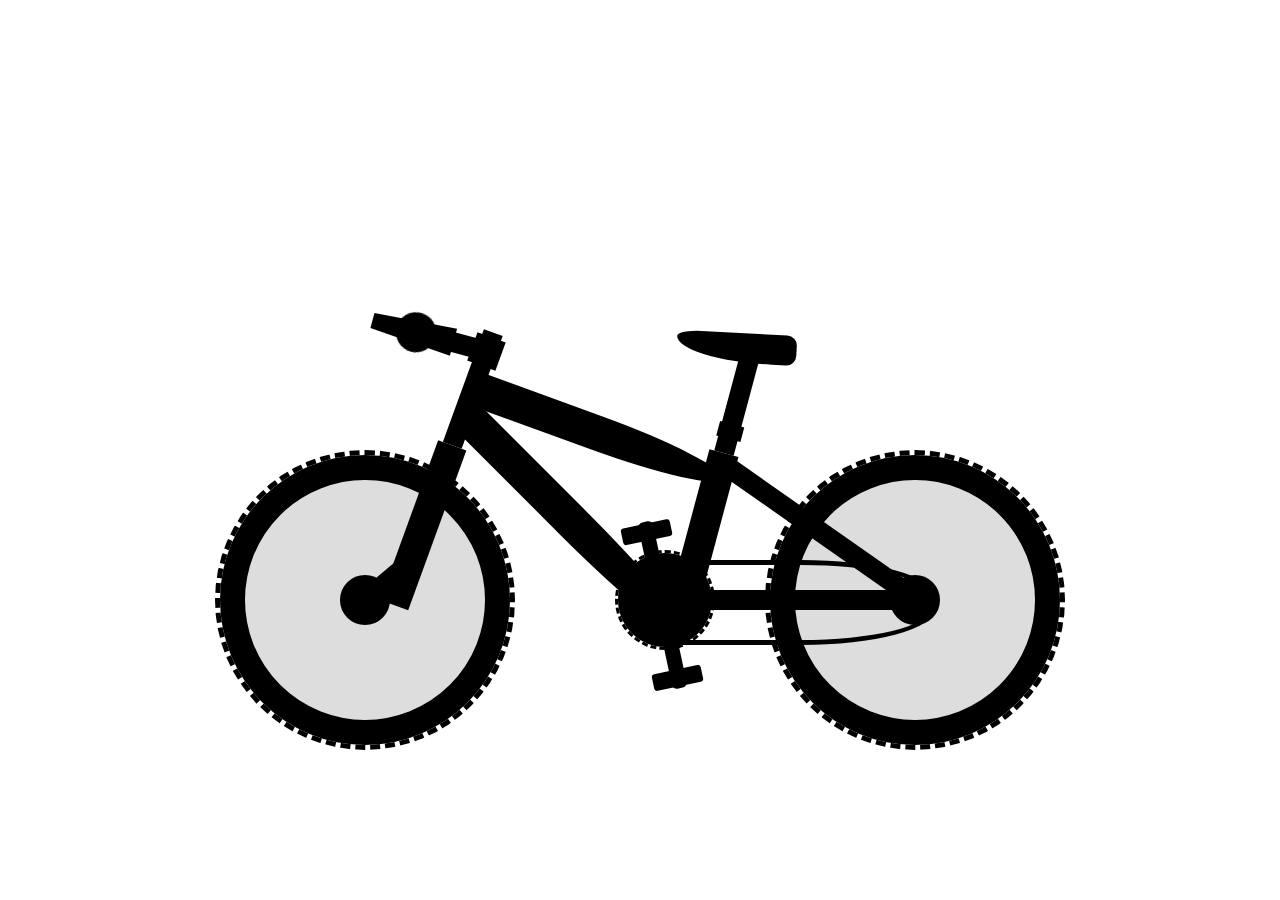
<file: Bicycle/index.html>
<!DOCTYPE html>
<html lang="en">
  <head>
    <meta charset="UTF-8" />
    <meta name="viewport" content="width=device-width, initial-scale=1.0" />
    <title>Bicycle</title>
    <link rel="stylesheet" href="style.css" />
  </head>
  <body>
    <div class="bicycle">
      <div class="wheel front-wheel"></div>
      <div class="front-fork">
        <div class="tube"></div>
      </div>

      <div class="handlebar"></div>
      <div class="crossbar"></div>
      <div class="frame-1"></div>
      <div class="frame-2"></div>
      <div class="seat-tube">
        <div class="seat"></div>
      </div>
      <div class="crank"></div>
      <div class="chain"></div>
      <div class="pedals"></div>
      <div class="back-fork"></div>
      <div class="wheel back-wheel"></div>
    </div>
  </body>
</html>
</file>
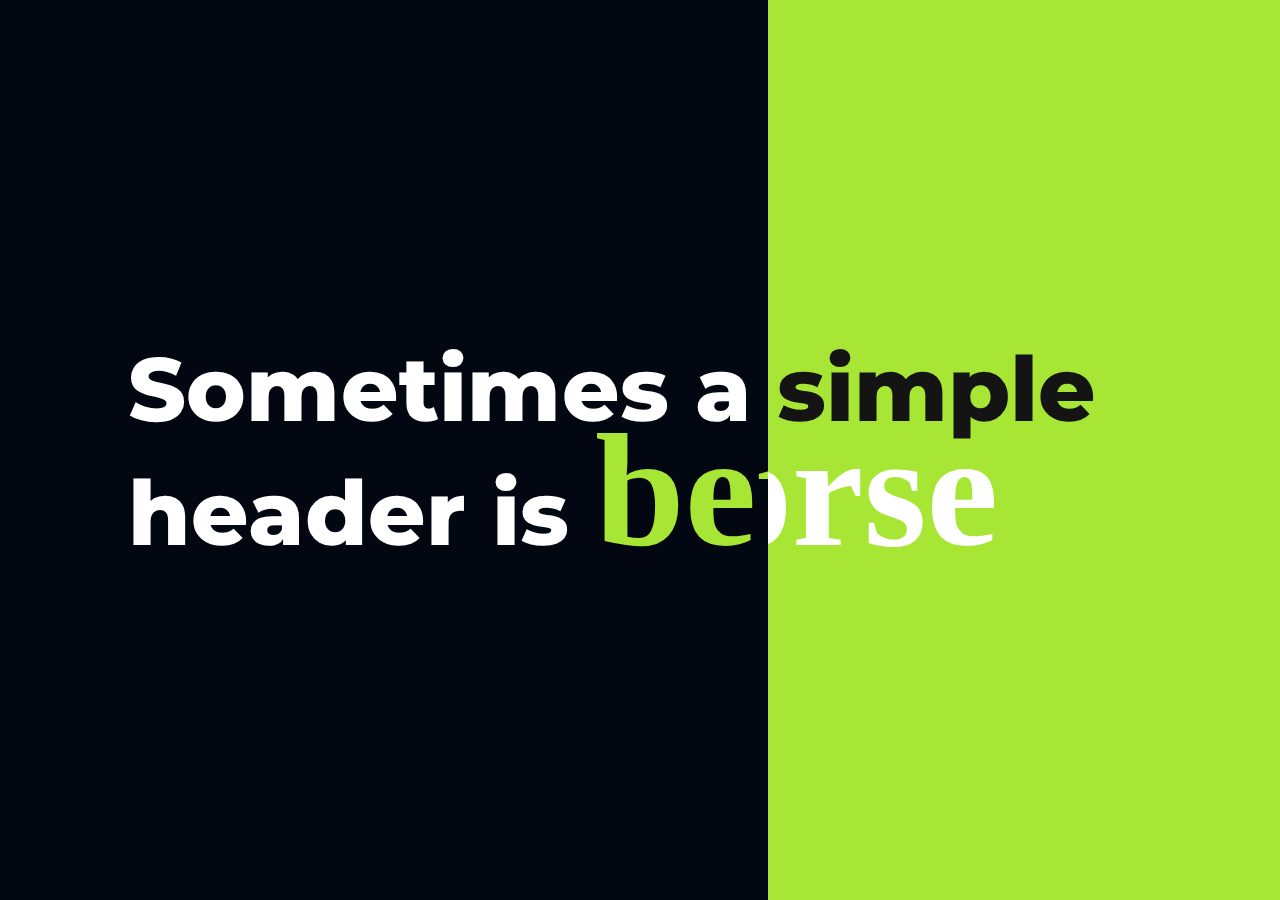
<file: Header-Slider/index.html>
<!DOCTYPE html>
<html lang="en">
  <head>
    <meta charset="UTF-8" />
    <meta name="viewport" content="width=device-width, initial-scale=1.0" />
    <title>Header Slider</title>
    <link rel="stylesheet" href="style.css" />
    <link rel="preconnect" href="https://fonts.googleapis.com" />
    <link rel="preconnect" href="https://fonts.gstatic.com" crossorigin />
    <link
      href="https://fonts.googleapis.com/css2?family=Montserrat:ital,wght@0,100..900;1,100..900&display=swap"
      rel="stylesheet"
    />
  </head>
  <body>
    <div id="left-side" class="side">
      <h2 class="title">
        Sometimes a simple header is
        <span class="fancy">better</span>
      </h2>
    </div>
    <div id="right-side" class="side">
      <h2 class="title">
        Sometimes a simple header is
        <span class="fancy">worse</span>
      </h2>
    </div>
  </body>
  <script src="script.js"></script>
</html>
</file>
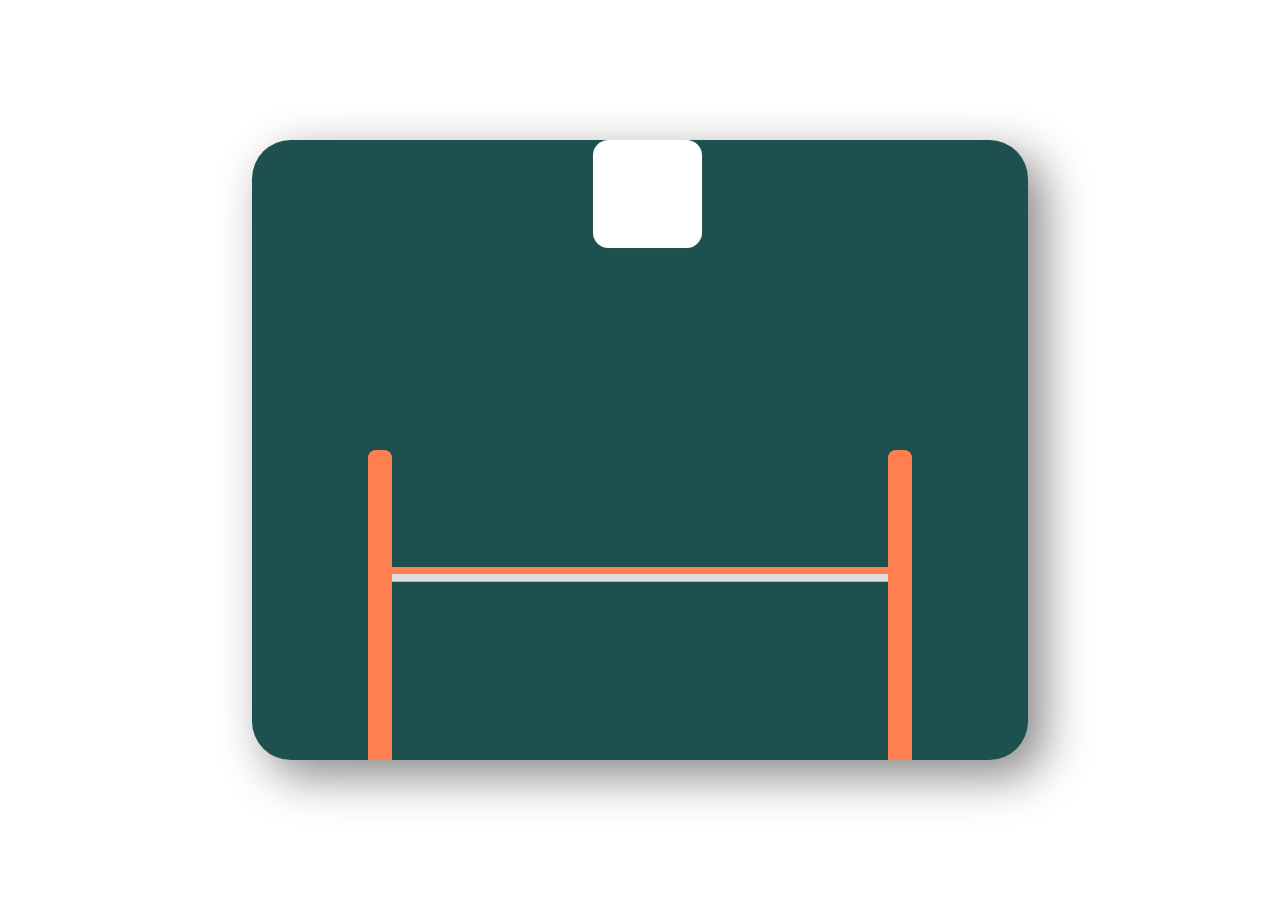
<file: jumping-square/index.html>
<!DOCTYPE html>
<html lang="en">
  <head>
    <meta charset="UTF-8" />
    <meta name="viewport" content="width=device-width, initial-scale=1.0" />
    <title>Jumping Square</title>
    <link rel="stylesheet" href="style.css" />
  </head>
  <body>
    <div class="container">
      <div class="wrapper">
        <div class="rubber"></div>
        <div class="stick left-stick"></div>
        <div class="stick right-stick"></div>
        <div class="square"></div>
      </div>
    </div>
  </body>
</html>
</file>
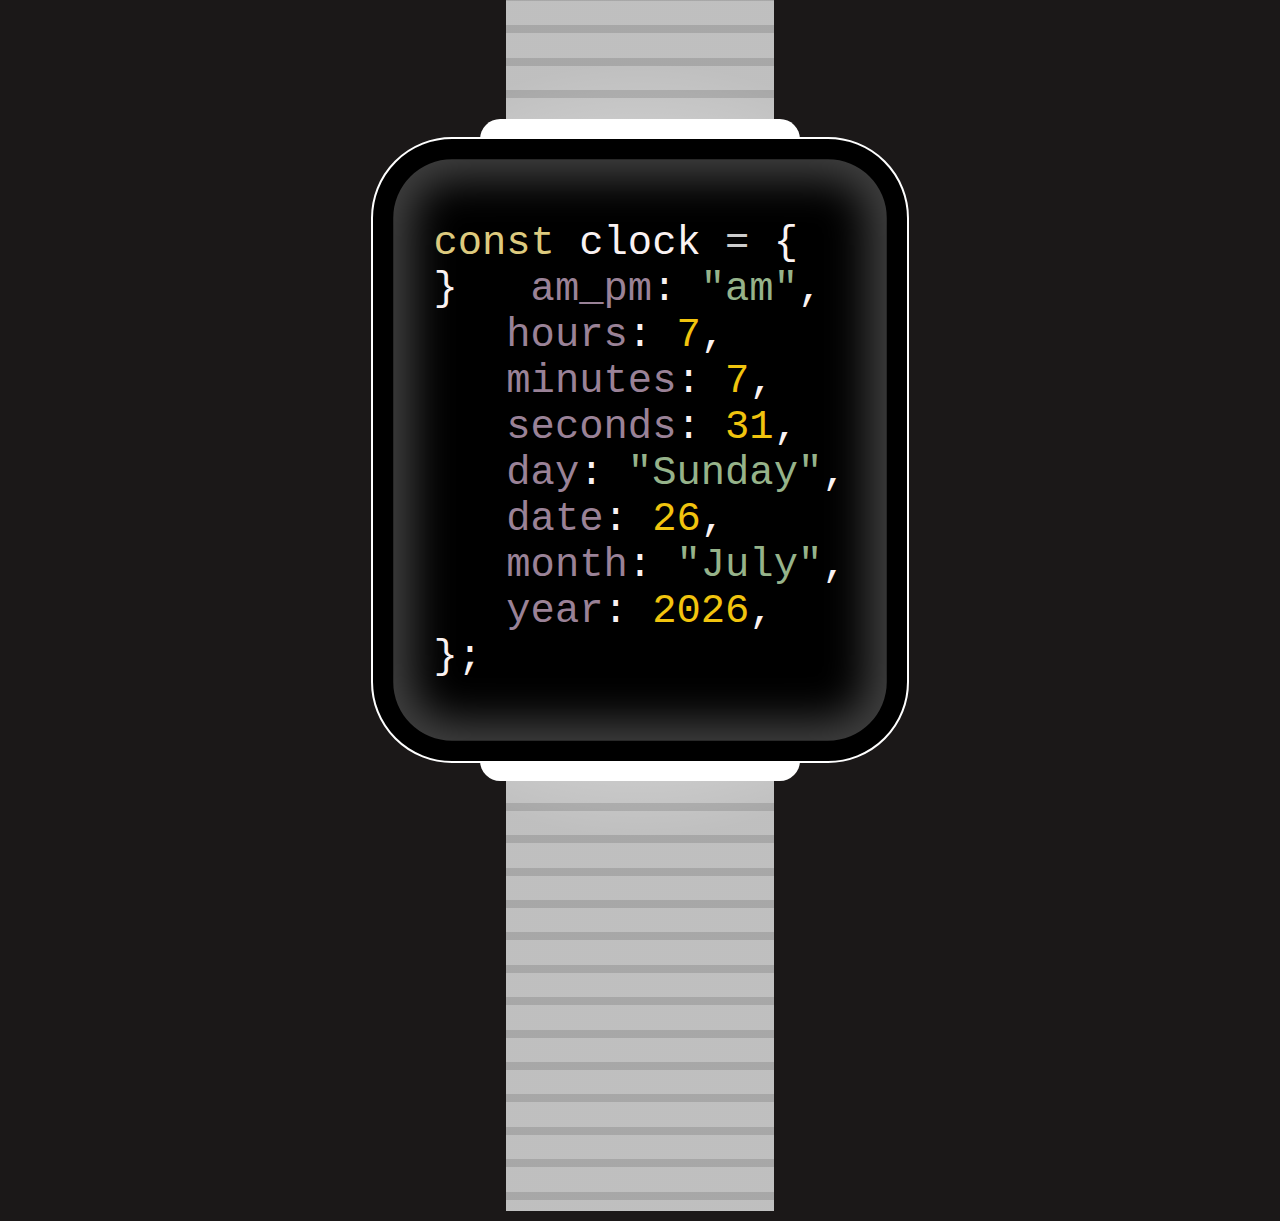
<file: Smart-Watch/index.html>
<!DOCTYPE html>
<html lang="en">
  <head>
    <meta charset="UTF-8" />
    <meta name="viewport" content="width=device-width, initial-scale=1.0" />
    <title>Smart Watch</title>
    <link rel="stylesheet" href="style.css" />
  </head>
  <body>
    <div class="watch"></div>
  </body>
  <script src="script.js"></script>
</html>
</file>
<file: Bicycle/style.css>
* {
  margin: 0;
  padding: 0;
  box-sizing: border-box;
}

html {
  font-size: 62.5%;
}

body {
  width: 100%;
  height: 100vh;
  display: grid;
  place-items: center;
}

.bicycle {
  width: 85rem;
  height: 60rem;
  position: relative;
}

.bicycle div {
  position: absolute;
}

@keyframes bicycleAnim {
  0% {
    transform: rotateZ(0);
  }
  100% {
    transform: rotateZ(-360deg);
  }
}

.wheel {
  width: 30rem;
  aspect-ratio: 1;
  background-color: #000;
  border-radius: 50%;
  bottom: 0;
  border: 0.5rem dashed #000;
  background-clip: content-box;
  display: grid;
  place-items: center;
  animation: bicycleAnim 5s infinite linear;
}



.wheel::after {
  content: '';
  width: 24rem;
  aspect-ratio: 1;
  position: absolute;
  border-radius: 50%;
  border: 9.5rem solid #ddd;
  box-sizing: border-box;
}

.back-wheel {
  right: 0;
}

.front-fork {
  width: 3rem;
  height: 17rem;
  background-color: #000;
  bottom: 15rem;
  left: 16.5rem;
  transform: rotateZ(20deg);
  transform-origin: left bottom;
}

.front-fork::before {
  content: "";
  width: 2rem;
  height: 5rem;
  background-color: #000;
  position: absolute;
  bottom: 0;
  left: 0.5rem;
  transform: rotateZ(30deg) translateX(-1rem);
}

.tube {
  width: 2rem;
  height: 12rem;
  background-color: #000;
  left: 0.5rem;
  top: -12rem;
}

.tube::before {
  content: "";
  width: 3rem;
  height: 3rem;
  background-color: #000;
  position: absolute;
  left: -0.5rem;
  top: 0.5rem;
}

.handlebar {
  width: 8rem;
  height: 2rem;
  background-color: #000;
  top: 18rem;
  left: 19rem;
  transform: rotateZ(15deg);
  perspective: 50rem;
}

.handlebar::before {
  content: "";
  width: 4rem;
  aspect-ratio: 1;
  background-color: #000;
  position: absolute;
  top: -1rem;
  left: -1rem;
  border-radius: 50%;
}

.handlebar::after {
  content: "";
  width: 30rem;
  height: 2rem;
  background-color: #000;
  position: absolute;
  left: -15.5rem;
  transform: rotateY(-70deg);
  /*border-radius: 2rem; */
}

.crossbar {
  width: 27rem;
  height: 3.5rem;
  background-color: #000;
  top: 22rem;
  left: 26rem;
  transform: rotateZ(20deg);
  transform-origin: left top;
  border-radius: 0 50% 50% 0;
}

.frame-1 {
  width: 32rem;
  height: 3.5rem;
  background-color: #000;
  top: 25rem;
  left: 26rem;
  transform: rotateZ(45deg);
  transform-origin: left top;
  border-radius: 0 50% 50% 0;
}
.frame-2 {
  height: 2rem;
  width: 25rem;
  background-color: #000;
  top: 44rem;
  left: 45rem;
  z-index: 10;
}

.seat-tube {
  width: 3rem;
  height: 18.5rem;
  background-color: #000;
  top: 30rem;
  left: 47rem;
  transform: rotateZ(15deg);
}

.seat-tube::before {
  content: "";
  width: 2rem;
  height: 11rem;
  position: absolute;
  background-color: #000;
  top: -11rem;
  left: 0.5rem;
}

.seat-tube::after {
  content: "";
  width: 2.5rem;
  height: 1.5rem;
  position: absolute;
  background-color: #000;
  top: -3rem;
  left: 0.25rem;
}

.seat {
  width: 12rem;
  height: 3rem;
  background-color: #000;
  top: -12rem;
  left: -6rem;
  transform: rotateZ(-12deg);
  border-radius: 20% 1rem 1rem 80%;
}

.back-fork {
  width: 2rem;
  height: 25rem;
  background-color: #000;
  left: 60rem;
  top: 26rem;
  transform: rotateZ(-55deg);
  z-index: 10;
}

.crank {
  width: 10rem;
  height: 10rem;
  background-color: #000;
  border-radius: 50%;
  top: 40rem;
  left: 40rem;
  border: 0.3rem dashed #000;
  background-clip: content-box;
  animation: bicycleAnim 10s infinite linear;
}

.pedals {
  width: 1.5rem;
  height: 17rem;
  background-color: #000;
  top: 37rem;
  left: 44rem;
  transform: rotate(-12deg);
  border-radius: 0.5rem;
  animation: bicycleAnim 10s infinite linear;
}

.pedals::before,.pedals::after{
  content: '';
  width: 5rem;
  height: 1.7rem;
  background-color: #000;
  position: absolute;
  left: -1.8rem;
  border-radius: 0.3rem;
  animation: bicycleAnim 10s infinite linear reverse;
}
.pedals::before{
  top: 0.2rem;
}
.pedals::after{
  bottom: 0.2rem;
}

.chain{
  width: 31.5rem;
  height: 8.5rem;
  border: 0.5rem solid #000;
  top: 41rem;
  left: 40.5rem;
  border-radius: 5rem 50% 50% 5rem;
  z-index: 10;
}
</file>
<file: Header-Slider/style.css>
:root {
  --dark: rgb(20, 20, 20);
  --yellow: rgb(253, 216, 53);
  --blue: rgb(98, 0, 234);

  --c1: rgb(3,7,18);
  --c2: rgb(168, 230, 53);

  --left-color: var(--c1);
  --right-color: var(--c2);
}

body {
  margin: 0px;
  background-color: var(--dark); 
}

.side {
  display: grid;
  height: 100vh;
  place-items: center;
  overflow: hidden;
  position: absolute;
  width: 100%;
}
.side .title{
  font-family: "Montserrat", sans-serif;
  font-size: 7vw;
  font-weight: 800;
  margin: 0px 10vw;
  width: 80vw;
}

.side .fancy{
  font-family: "Permanent Marker",cursive;
  font-size: 1.8em;
  line-height: 0.6em;
}

#left-side{
  background-color: var(--left-color);
  width: 60%;
  z-index: 2;
}

#left-side .title{
  color: white;
}

#left-side .fancy{
  color: var(--right-color)
}


#right-side{
  background-color: var(--right-color);

}

#right-side .title{
  color: var(--dark);
}

#right-side .fancy{
  color: white
}
</file>
<file: jumping-square/style.css>
* {
  margin: 0;
  padding: 0;
  box-sizing: border-box;
}

html {
  font-size: 48.5%;
}

.container {
  width: 100%;
  height: 100vh;
  display: grid;
  place-content: center;
}

.wrapper {
  width: 100rem;
  height: 80rem;
  background-color: #1f5050;
  border-radius: 5rem;
  border: 5rem;
  box-shadow: 2rem 2rem 6rem #888;
  position: relative;
  overflow: hidden;
}

.wrapper div {
  position: absolute;
}

.rubber {
  width: 67rem;
  height: 50rem;
  left: 16.5rem;
  bottom: 24rem;
  border-bottom: 1rem solid coral;
  box-shadow: 0 1rem 0 #ddd;
  animation: rubberAnim 2s infinite linear;
}

@keyframes rubberAnim {
  0%,
  20% {
    border-radius: 0;
    transform: translateY(0);
  }

  50%,
  60% {
    border-radius: 0 0 35rem 35rem;
    transform: translateY(23rem);
  }

  65%,
  100% {
    border-radius: 0;
    transform: translateY(0);
  }
}

.stick {
  width: 3rem;
  height: 40rem;
  background-color: coral;
  border-radius: 1rem 1rem 0 0;
  bottom: 0;
  transform-origin: bottom center;
}

.left-stick {
  left: 15rem;
  box-shadow: 0.2rem 0 0.5 #555;
  animation: leftStickAnim 2s infinite linear;
}

@keyframes leftStickAnim {
  0%,
  30% {
    transform: rotateZ(0);
  }
  50%,
  65% {
    transform: rotateZ(2deg);
  }

  80%,
  100% {
    transform: rotateZ(0);
  }
}
.right-stick {
  right: 15rem;
  box-shadow: 0.2rem 0 0.5 #555;
  animation: rightStickAnim 2s infinite linear;
}

@keyframes rightStickAnim {
  0%,
  30% {
    transform: rotateZ(0);
  }
  50%,
  65% {
    transform: rotateZ(-2deg);
  }

  80%,
  100% {
    transform: rotateZ(0);
  }
}
.square {
  width: 14rem;
  aspect-ratio: 1;
  background-color: #fff;
  border-radius: 2rem;
  left: 44rem;
  box-shadow: 0 0 0.2rem #555;
  animation: squareAnim 2s infinite linear;
}

@keyframes squareAnim {
  0%{
  transform: translateY(0);
  }
  20%{
    transform: translateY(40rem);
  }
  50%,60%{
    transform: translateY(64.5rem);
  }
  62%{
    transform: translateY(45rem);
  }
  80%{
    transform: translateY(10rem) rotateZ(90deg);
  }
  
  100%{
    transform: translateY(5rem) rotateZ(90deg);
  }

}
</file>
<file: Smart-Watch/style.css>
.watch {
  --watch-color: white;
  --screen-color: black;
  font-size: 4.5vmin;
  font-family: monospace;
  color: #faf2f2;
  padding: 2em 1.5em;
  border: 2px solid var(--watch-color);
  border-radius: 2em;
  box-shadow: inset 0 0 0 0.5em black, inset 0 0 1em 1em hsl(0 0 100% / 0.25);
  background-color: var(--screen-color);
  background-image: linear-gradient(
    to bottom right,
    #fff0,
    hsl(50%, 0 0 100% / 0.25)
  );
  position: relative;
}

* {
  box-sizing: border-box;
}

body {
  margin: 0;
  padding: 1em;
  min-height: 100vh;
  display: grid;
  place-items: center;
  overflow: hidden;
  background-color: rgb(27, 24, 24);
}

.Keyword {
  color: #ddca7e;
}
.def {
  color: #809bbd;
}

.Operator {
  color: #cccccc;
}

.property {
  color: #9a8297;
}

.string {
  color: #96b38a;
}

.number {
  color: #f1c40e;
}

.watch::before,
.watch::after {
  content: "";
  position: absolute;
  background-color: var(--watch-color);
  z-index: -1;
}

.watch::after {
  inset: -0.5em 20%;
  border-radius: 0.5em;
  background-image: linear-gradient(
    #fff0,
    hsl(0 0% 0% / 0.5) 0.5em calc(100% -0.5em),
    #fff0
  );
}

.watch::before {
  inset: -50vh 25%;
  background-image: repeating-linear-gradient(
      #fff0 0 0.3em,
      hsl(0 0% 0% / 0.125) 0.3em 0.5em,
      #fff0 0.5em 0.8em
    ),
    radial-gradient(circle, #fff0, hsl(0 0% 0% /0.25) 50%);
}
</file>
